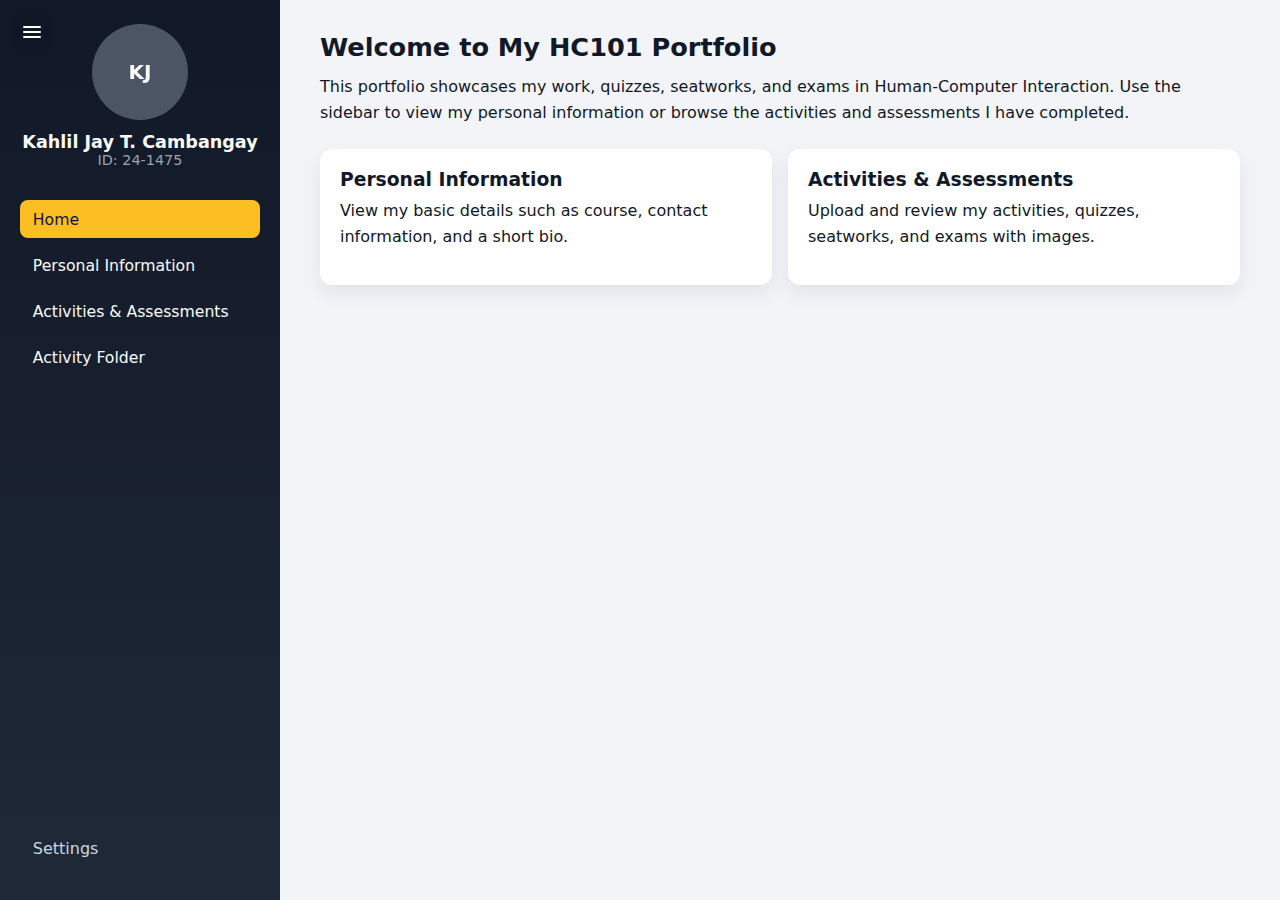
<file: index.html>
<!DOCTYPE html>
<html lang="en">
<head>
    <meta charset="UTF-8" />
    <meta name="viewport" content="width=device-width, initial-scale=1.0" />
    <title>HCI101 Portfolio - Home</title>
    <link rel="stylesheet" href="style.css" />
</head>
<body>
    <div class="app-container">
        <aside class="sidebar">
            <div class="profile-header">
                <div class="avatar" id="sidebarAvatar">
                    <img id="avatarImg" alt="Avatar" />
                    <input type="file" id="avatarInput" accept="image/*" style="display:none" />
                </div>
                <h1 class="name">Kahlil Jay T. Cambangay</h1>
                <p class="student-id">ID: 24-1475</p>
            </div>

            <nav class="nav">
                <a class="nav-link active" href="index.html">Home</a>
                <a class="nav-link" href="info.html">Personal Information</a>
                <a class="nav-link" href="portfolio.html">Activities & Assessments</a>
                <a class="nav-link" href="activity-folder.html">Activity Folder</a>
            </nav>
            <div class="sidebar-bottom">
                <a class="settings-link" href="settings.html">Settings</a>
            </div>
        </aside>

        <main class="main-content">
            <section id="homeSection" class="section visible">
                <h2>Welcome to My HC101 Portfolio</h2>
                <p>
                    This portfolio showcases my work, quizzes, seatworks, and exams in
                    Human-Computer Interaction. Use the sidebar to view my personal information
                    or browse the activities and assessments I have completed.
                </p>
                <div class="home-highlights">
                    <div class="card">
                        <h3>Personal Information</h3>
                        <p>View my basic details such as course, contact information, and a short bio.</p>
                    </div>
                    <div class="card">
                        <h3>Activities & Assessments</h3>
                        <p>Upload and review my activities, quizzes, seatworks, and exams with images.</p>
                    </div>
                </div>
            </section>
        </main>
    </div>

    <script src="home.js"></script>
    <script src="avatar.js"></script>
</body>
</html>
</file>
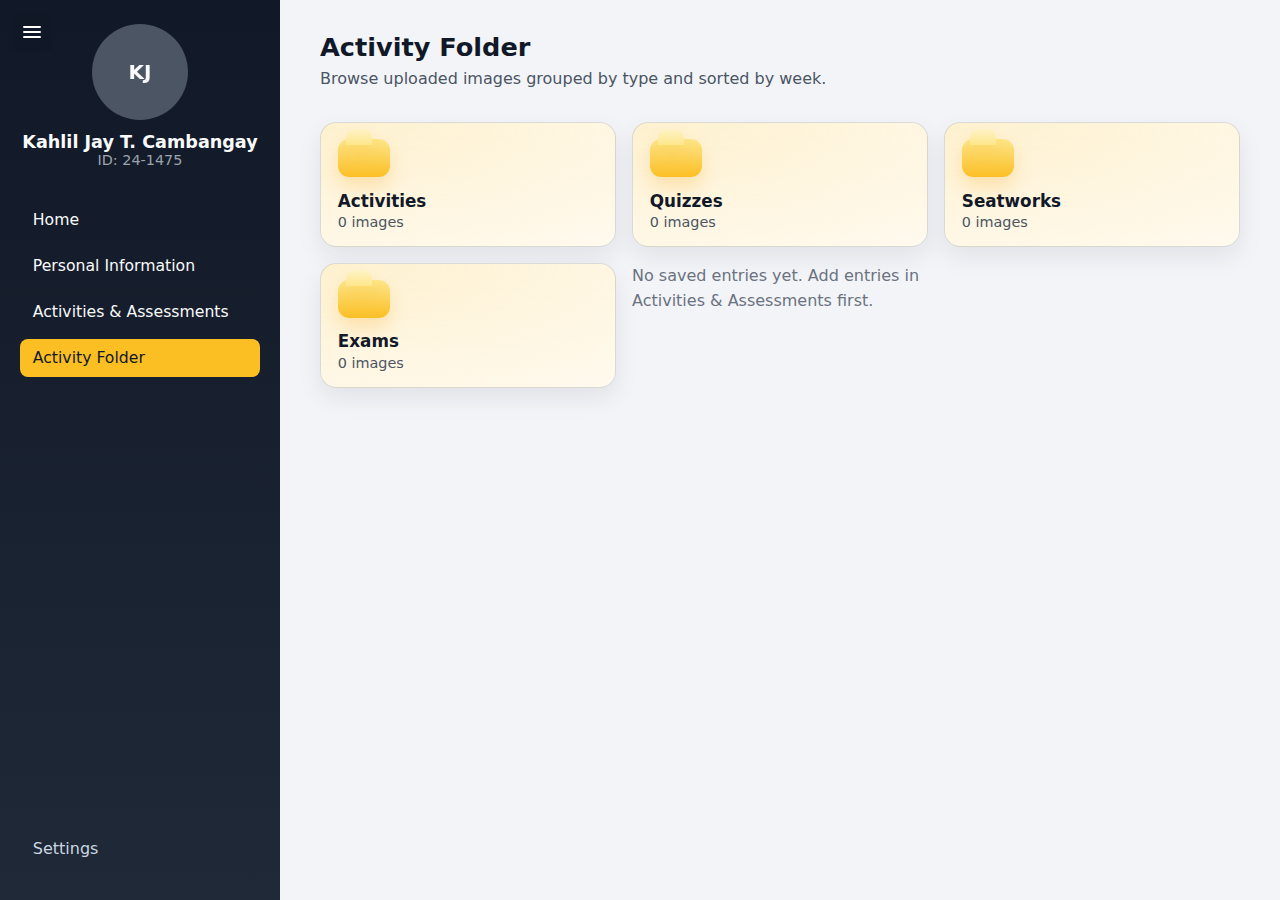
<file: activity-folder.html>
<!DOCTYPE html>
<html lang="en">
<head>
    <meta charset="UTF-8" />
    <meta name="viewport" content="width=device-width, initial-scale=1.0" />
    <title>HCI101 Portfolio - Activity Folder</title>
    <link rel="stylesheet" href="style.css" />
</head>
<body>
    <div class="app-container">
        <aside class="sidebar">
            <div class="profile-header">
                <div class="avatar" id="sidebarAvatar">
                    <img id="avatarImg" alt="Avatar" />
                    <input type="file" id="avatarInput" accept="image/*" style="display:none" />
                </div>
                <h1 class="name">Kahlil Jay T. Cambangay</h1>
                <p class="student-id">ID: 24-1475</p>
            </div>

            <nav class="nav">
                <a class="nav-link" href="index.html">Home</a>
                <a class="nav-link" href="info.html">Personal Information</a>
                <a class="nav-link" href="portfolio.html">Activities &amp; Assessments</a>
                <a class="nav-link active" href="activity-folder.html">Activity Folder</a>
            </nav>
            <div class="sidebar-bottom">
                <a class="settings-link" href="settings.html">Settings</a>
            </div>
        </aside>

        <main class="main-content">
            <section class="section visible">
                <div class="folder-header">
                    <div>
                        <h2>Activity Folder</h2>
                        <p class="section-description">Browse uploaded images grouped by type and sorted by week.</p>
                    </div>
                    <button id="backToFolders" class="btn-secondary" type="button" style="display:none">Back</button>
                </div>

                <div id="folderGrid" class="folder-grid"></div>

                <div id="folderContents" style="display:none">
                    <div class="folder-toolbar">
                        <label for="weekSelect">Week:</label>
                        <select id="weekSelect">
                            <option value="All">All Weeks</option>
                        </select>
                    </div>

                    <div id="weeksContainer"></div>
                </div>
            </section>
        </main>
    </div>

    <div id="imageModal" class="image-modal" aria-hidden="true">
        <div class="image-modal-backdrop" data-close="true"></div>
        <div class="image-modal-dialog" role="dialog" aria-modal="true" aria-label="Enlarged image">
            <button id="closeImageModal" class="image-modal-close" type="button" aria-label="Close">×</button>
            <img id="imageModalImg" class="image-modal-img" alt="" />
            <div id="imageModalCaption" class="image-modal-caption"></div>
        </div>
    </div>

    <script src="activity-folder.js"></script>
    <script src="avatar.js"></script>
</body>
</html>
</file>
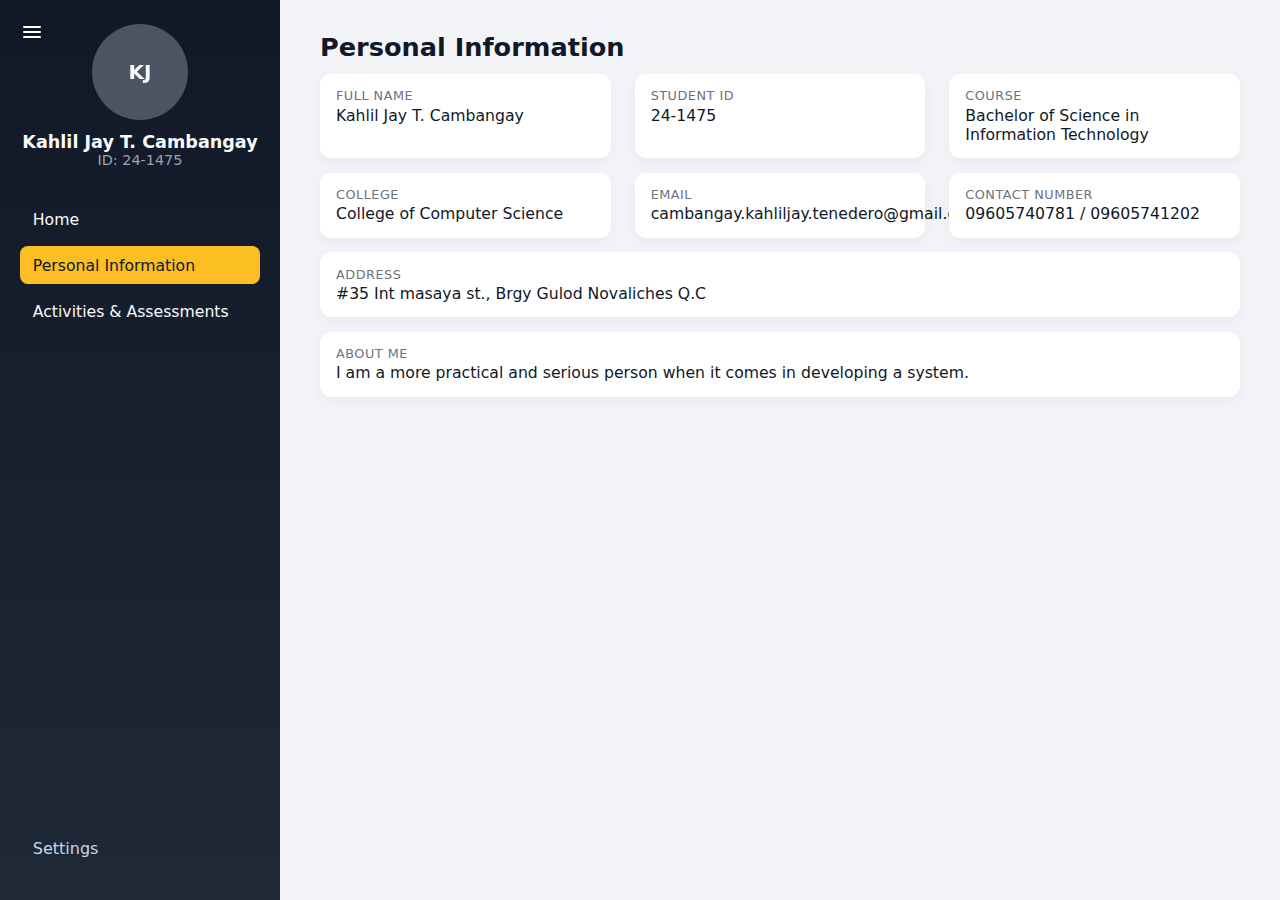
<file: info.html>
<!DOCTYPE html>
<html lang="en">
<head>
    <meta charset="UTF-8" />
    <meta name="viewport" content="width=device-width, initial-scale=1.0" />
    <title>HCI101 Portfolio - Personal Information</title>
    <link rel="stylesheet" href="style.css" />
</head>
<body>
    <div class="app-container">
        <aside class="sidebar">
            <div class="profile-header">
                <div class="avatar" id="sidebarAvatar">
                    <img id="avatarImg" alt="Avatar" />
                    <input type="file" id="avatarInput" accept="image/*" style="display:none" />
                </div>
                <h1 class="name">Kahlil Jay T. Cambangay</h1>
                <p class="student-id">ID: 24-1475</p>
            </div>

            <nav class="nav">
                <a class="nav-link" href="index.html">Home</a>
                <a class="nav-link active" href="info.html">Personal Information</a>
                <a class="nav-link" href="portfolio.html">Activities & Assessments</a>
            </nav>
            <div class="sidebar-bottom">
                <a class="settings-link" href="settings.html">Settings</a>
            </div>
        </aside>

        <main class="main-content">
            <section id="infoSection" class="section visible">
                <h2>Personal Information</h2>
                <div class="info-grid">
                    <div class="info-item">
                        <span class="label">Full Name</span>
                        <span class="value" id="infoName"></span>
                    </div>
                    <div class="info-item">
                        <span class="label">Student ID</span>
                        <span class="value" id="infoId"></span>
                    </div>
                    <div class="info-item">
                        <span class="label">Course</span>
                        <span class="value" id="infoCourse"></span>
                    </div>
                    <div class="info-item">
                        <span class="label">College</span>
                        <span class="value" id="infoCollege"></span>
                    </div>
                    <div class="info-item">
                        <span class="label">Email</span>
                        <span class="value" id="infoEmail"></span>
                    </div>
                    <div class="info-item">
                        <span class="label">Contact Number</span>
                        <span class="value" id="infoContact"></span>
                    </div>
                    <div class="info-item full">
                        <span class="label">Address</span>
                        <span class="value" id="infoAddress"></span>
                    </div>
                    <div class="info-item full">
                        <span class="label">About Me</span>
                        <span class="value" id="infoBio"></span>
                    </div>
                </div>
            </section>
        </main>
    </div>

    <script src="info.js"></script>
    <script src="avatar.js"></script>
</body>
</html>
</file>
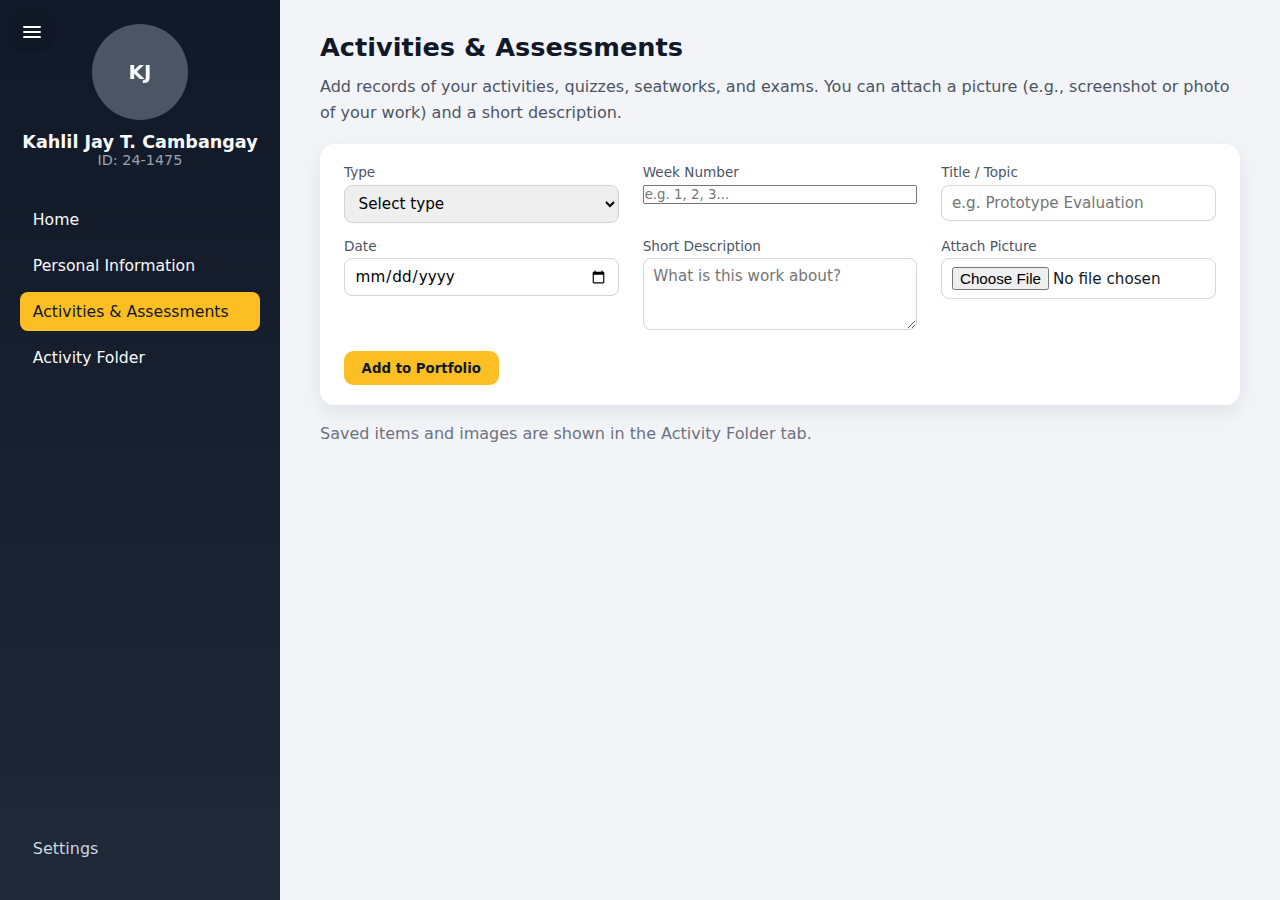
<file: portfolio.html>
<!DOCTYPE html>
<html lang="en">
<head>
    <meta charset="UTF-8" />
    <meta name="viewport" content="width=device-width, initial-scale=1.0" />
    <title>HCI101 Portfolio - Activities & Assessments</title>
    <link rel="stylesheet" href="style.css" />
</head>
<body>
    <div class="app-container">
        <aside class="sidebar">
            <div class="profile-header">
                <div class="avatar" id="sidebarAvatar">
                    <img id="avatarImg" alt="Avatar" />
                    <input type="file" id="avatarInput" accept="image/*" style="display:none" />
                </div>
                <h1 class="name">Kahlil Jay T. Cambangay</h1>
                <p class="student-id">ID: 24-1475</p>
            </div>

            <nav class="nav">
                <a class="nav-link" href="index.html">Home</a>
                <a class="nav-link" href="info.html">Personal Information</a>
                <a class="nav-link active" href="portfolio.html">Activities & Assessments</a>
                <a class="nav-link" href="activity-folder.html">Activity Folder</a>
            </nav>
            <div class="sidebar-bottom">
                <a class="settings-link" href="settings.html">Settings</a>
            </div>
        </aside>

        <main class="main-content">
            <section id="portfolioSection" class="section visible">
                <h2>Activities & Assessments</h2>
                <p class="section-description">
                    Add records of your activities, quizzes, seatworks, and exams. You can attach
                    a picture (e.g., screenshot or photo of your work) and a short description.
                </p>

                <form id="entryForm" class="entry-form">
                    <div class="form-row">
                        <label for="entryType">Type</label>
                        <select id="entryType" required>
                            <option value="">Select type</option>
                            <option value="Activity">Activity</option>
                            <option value="Quiz">Quiz</option>
                            <option value="Seatwork">Seatwork</option>
                            <option value="Exam">Exam</option>
                        </select>
                    </div>
                    <div class="form-row">
                        <label for="entryWeek">Week Number</label>
                        <input type="number" id="entryWeek" placeholder="e.g. 1, 2, 3..." min="1" max="52" required />
                    </div>
                    <div class="form-row">
                        <label for="entryTitle">Title / Topic</label>
                        <input type="text" id="entryTitle" placeholder="e.g. Prototype Evaluation" required />
                    </div>
                    <div class="form-row">
                        <label for="entryDate">Date</label>
                        <input type="date" id="entryDate" required />
                    </div>
                    <div class="form-row">
                        <label for="entryDescription">Short Description</label>
                        <textarea id="entryDescription" rows="3" placeholder="What is this work about?" required></textarea>
                    </div>
                    <div class="form-row">
                        <label for="entryImage">Attach Picture</label>
                        <input type="file" id="entryImage" accept="image/*" />
                    </div>
                    <button type="submit" class="btn-primary">Add to Portfolio</button>

                    <div id="saveNotice" class="form-notice" style="display:none" aria-live="polite"></div>
                </form>

                <p class="muted note">
                    Saved items and images are shown in the Activity Folder tab.
                </p>
            </section>
        </main>
    </div>

    <script src="portfolio.js"></script>
    <script src="avatar.js"></script>
</body>
</html>
</file>
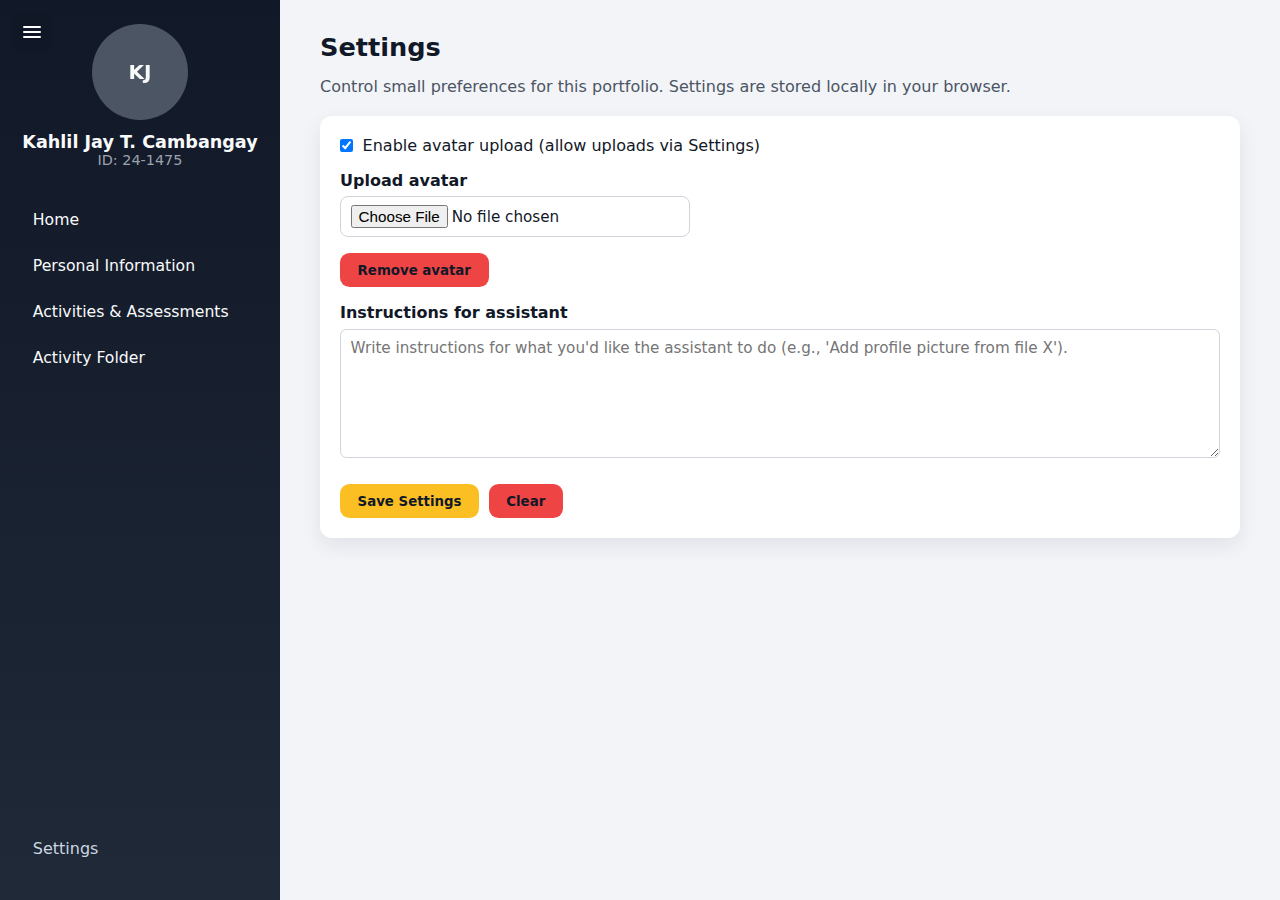
<file: settings.html>
<!DOCTYPE html>
<html lang="en">
<head>
    <meta charset="UTF-8" />
    <meta name="viewport" content="width=device-width, initial-scale=1.0" />
    <title>HCI101 Portfolio - Settings</title>
    <link rel="stylesheet" href="style.css" />
</head>
<body>
    <div class="app-container">
        <aside class="sidebar">
            <div class="profile-header">
                <div class="avatar" id="sidebarAvatar">
                    <img id="avatarImg" alt="Avatar" />
                    <input type="file" id="avatarInput" accept="image/*" style="display:none" />
                </div>
                <h1 class="name">Kahlil Jay T. Cambangay</h1>
                <p class="student-id">ID: 24-1475</p>
            </div>

            <nav class="nav">
                <a class="nav-link" href="index.html">Home</a>
                <a class="nav-link" href="info.html">Personal Information</a>
                <a class="nav-link" href="portfolio.html">Activities & Assessments</a>
                <a class="nav-link" href="activity-folder.html">Activity Folder</a>
            </nav>
            <div class="sidebar-bottom">
                <a class="settings-link active" href="settings.html">Settings</a>
            </div>
        </aside>

        <main class="main-content">
            <section id="settingsSection" class="section visible">
                <h2>Settings</h2>
                <p class="section-description">Control small preferences for this portfolio. Settings are stored locally in your browser.</p>

                <form id="settingsForm" class="card">
                    <div style="display:flex;align-items:center;gap:0.6rem;margin-bottom:1rem;">
                            <input type="checkbox" id="enableAvatarUpload" />
                            <label for="enableAvatarUpload">Enable avatar upload (allow uploads via Settings)</label>
                    </div>

                        <div style="margin-bottom:1rem;">
                            <label for="avatarFileSetting" style="display:block;margin-bottom:0.4rem;font-weight:600;">Upload avatar</label>
                            <input type="file" id="avatarFileSetting" accept="image/*" />
                            <div style="margin-top:0.6rem;">
                                <button id="removeAvatar" type="button" class="btn-primary" style="background:#ef4444;">Remove avatar</button>
                            </div>
                        </div>

                        <div style="margin-bottom:1rem;">
                        <label for="assistantInstructions" style="display:block;margin-bottom:0.4rem;font-weight:600;">Instructions for assistant</label>
                        <textarea id="assistantInstructions" rows="6" style="width:100%;padding:0.6rem;border-radius:0.4rem;border:1px solid #d1d5db;" placeholder="Write instructions for what you'd like the assistant to do (e.g., 'Add profile picture from file X')."></textarea>
                    </div>

                    <div style="display:flex;gap:0.6rem;">
                        <button id="saveSettings" class="btn-primary" type="button">Save Settings</button>
                        <button id="clearSettings" class="btn-primary" type="button" style="background:#ef4444;">Clear</button>
                    </div>
                </form>

            </section>
        </main>
    </div>

    <script src="settings.js"></script>
    <script src="avatar.js"></script>
</body>
</html>
</file>
<file: style.css>
html, body {
    height: 100%;
    margin: 0;
}

* {
    box-sizing: border-box;
    margin: 0;
    padding: 0;
    font-family: system-ui, -apple-system, BlinkMacSystemFont, "Segoe UI", sans-serif;
}

body {
    background: #f3f4f8;
    color: #111827;
    overflow: hidden; 
}

.app-container {
    display: flex;
    height: 100vh; 
    overflow: hidden;
}

.mode-topbar .app-container {
    flex-direction: column;
}

.mode-topbar .sidebar {
    width: 100%;
    height: 64px;
    position: fixed;
    top: 0;
    left: 0;
    right: 0;
    display: flex;
    flex-direction: row;
    align-items: center;
    justify-content: center;
    padding: 0.5rem 1rem;
    z-index: 1100;
}

.mode-topbar .profile-header {
    display: flex;
    align-items: center;
    gap: 0.5rem;
    position: absolute;
    left: 60px;
    top: 50%;
    transform: translateY(-50%);
    margin: 0;
}

.mode-topbar .profile-header .name,
.mode-topbar .profile-header .student-id {
    display: none;
}

.mode-topbar .avatar {
    width: 40px;
    height: 40px;
    margin: 0;
}

.mode-topbar .sidebar-bottom,
.mode-topbar .settings-link {
    display: none;
}

.mode-topbar .nav {
    position: absolute;
    left: 50%;
    top: 50%;
    transform: translate(-50%, -50%);
    flex-direction: row;
    align-items: center;
    gap: 0.6rem;
    white-space: nowrap;
}

.mode-topbar .nav-link {
    display: inline-block;
    margin: 0 14px;
}

.mode-topbar .main-content {
    width: 100%;
    max-width: 1100px;
    margin: 0 auto;
    padding-top: 88px;
}

.sidebar-toggle {
    position: fixed;
    top: 12px;
    left: 12px;
    width: 40px;
    height: 40px;
    border-radius: 8px;
    border: none;
    background: rgba(17,24,39,0.9);
    color: #fff;
    display: inline-flex;
    align-items: center;
    justify-content: center;
    z-index: 1200;
    cursor: pointer;
}

@media (max-width: 540px) {
    .mode-topbar .profile-header { left: 56px; }
}

@media (max-width: 540px) {
    .sidebar-toggle { left: 8px; top: 8px; }
}

.sidebar {
    width: 280px;
    background: linear-gradient(180deg, #111827, #1f2937);
    color: #f9fafb;
    padding: 1.5rem 1.25rem 2rem;
    display: flex;
    flex-direction: column;
    position: sticky;
    top: 0;
    height: 100vh;
    overflow: auto; /* allow sidebar to scroll internally on small screens */
}

.profile-header {
    text-align: center;
    margin-bottom: 2rem;
}

.avatar {
    width: 96px;
    height: 96px;
    border-radius: 50%;
    margin: 0 auto 0.75rem;
    background: #4b5563;
    display: flex;
    align-items: center;
    justify-content: center;
    overflow: hidden;
    position: relative;
    transition: transform 220ms cubic-bezier(.2,.9,.2,1), box-shadow 220ms ease;
    will-change: transform;
}

.avatar img {
    width: 100%;
    height: 100%;
    object-fit: cover;
    display: block;
    transition: transform 220ms cubic-bezier(.2,.9,.2,1), filter 220ms ease, opacity 220ms ease;
}

.avatar:hover {
    transform: translateX(-8px) scale(1.04) rotate(-2deg);
    box-shadow: 0 12px 26px rgba(2,6,23,0.12);
}

@media (max-width: 840px) {
    .avatar:hover {
        transform: none;
        box-shadow: none;
    }
}
.name {
    font-size: 1.1rem;
    font-weight: 600;
}

.student-id {
    font-size: 0.9rem;
    color: #9ca3af;
}

.nav {
    display: flex;
    flex-direction: column;
    gap: 0.5rem;
}

.sidebar-bottom {
    margin-top: auto;
    padding-top: 1rem;
}

.settings-link {
    display: block;
    text-decoration: none;
    color: #cbd5e1;
    padding: 0.6rem 0.8rem;
    border-radius: 0.5rem;
    background: transparent;
    transition: background 0.15s ease, color 0.15s ease;
}

.settings-link:hover {
    background: #374151;
    color: #ffffff;
}

.nav-link {
    display: block;
    text-decoration: none;
    border: none;
    background: transparent;
    color: #e5e7eb;
    text-align: left;
    padding: 0.6rem 0.8rem;
    border-radius: 0.5rem;
    cursor: pointer;
    font-size: 0.98rem;
    transition: background 0.15s ease, color 0.15s ease;
}

.nav-link:link,
.nav-link:visited {
    text-decoration: none;
    color: inherit;
}

.nav-link:hover {
    background: #374151;
}

.nav-link.active {
    background: #fbbf24;
    color: #111827;
}

.main-content {
    flex: 1;
    padding: 2rem 2.5rem;
    max-width: 1000px;
    margin: 0 auto;
    height: 100%;
    overflow: auto; /* scroll inside main area instead of the page */
    -webkit-overflow-scrolling: touch;
}

.section {
    display: none;
}

.section.visible {
    display: block;
}

.section h2 {
    font-size: 1.6rem;
    margin-bottom: 0.75rem;
}

.section p {
    margin-bottom: 1rem;
    line-height: 1.6;
}

.home-highlights {
    display: grid;
    grid-template-columns: repeat(auto-fit, minmax(220px, 1fr));
    gap: 1rem;
    margin-top: 1.5rem;
}

.card {
    background: white;
    border-radius: 0.75rem;
    padding: 1.25rem;
    box-shadow: 0 8px 20px rgba(15, 23, 42, 0.08);
}

.card h3 {
    margin-bottom: 0.5rem;
}

.info-layout {
    margin-top: 1.2rem;
    display: grid;
    grid-template-columns: 200px 1fr;
    gap: 2rem;
    align-items: start;
}

.info-avatar-section {
    display: flex;
    flex-direction: column;
    align-items: center;
    position: sticky;
    top: 2rem;
}

.info-avatar {
    width: 180px;
    height: 180px;
    border-radius: 50%;
    background: #4b5563;
    display: flex;
    align-items: center;
    justify-content: center;
    overflow: hidden;
    box-shadow: 0 12px 30px rgba(15, 23, 42, 0.15);
    border: 4px solid white;
}

.info-avatar img {
    width: 100%;
    height: 100%;
    object-fit: cover;
    display: block;
}

.info-details-section {
    flex: 1;
}

.info-grid {
    display: grid;
    grid-template-columns: repeat(auto-fit, minmax(260px, 1fr));
    gap: 0.9rem 1.5rem;
}

.info-item {
    background: white;
    padding: 0.9rem 1rem;
    border-radius: 0.7rem;
    box-shadow: 0 4px 14px rgba(15, 23, 42, 0.05);
}

.info-item.full {
    grid-column: 1 / -1;
}

.label {
    display: block;
    font-size: 0.8rem;
    text-transform: uppercase;
    letter-spacing: 0.04em;
    color: #6b7280;
    margin-bottom: 0.15rem;
}

.value {
    font-size: 0.98rem;
}

.section-description {
    color: #4b5563;
}

.entry-form {
    margin-top: 1.2rem;
    background: white;
    padding: 1.25rem 1.5rem;
    border-radius: 0.9rem;
    box-shadow: 0 8px 20px rgba(15, 23, 42, 0.08);
    display: grid;
    grid-template-columns: repeat(auto-fit, minmax(240px, 1fr));
    gap: 0.9rem 1.5rem;
}

.form-row {
    display: flex;
    flex-direction: column;
    gap: 0.3rem;
}

.form-row label {
    font-size: 0.85rem;
    color: #4b5563;
}

input[type="text"],
input[type="date"],
input[type="file"],
select,
textarea {
    border-radius: 0.5rem;
    border: 1px solid #d1d5db;
    padding: 0.5rem 0.6rem;
    font-size: 0.95rem;
    outline: none;
    transition: border-color 0.15s ease, box-shadow 0.15s ease;
}

input:focus,
select:focus,
textarea:focus {
    border-color: #f59e0b;
    box-shadow: 0 0 0 2px rgba(245, 158, 11, 0.25);
}

textarea {
    resize: vertical;
}

.btn-primary {
    grid-column: 1 / -1;
    padding: 0.6rem 1.1rem;
    border-radius: 0.6rem;
    border: none;
    background: #fbbf24;
    color: #111827;
    font-weight: 600;
    cursor: pointer;
    margin-top: 0.4rem;
    justify-self: flex-start;
    transition: background 0.15s ease, transform 0.05s ease;
}

.btn-primary:hover {
    background: #f59e0b;
}

.btn-primary:active {
    transform: translateY(1px);
}

.btn-secondary {
    display: inline-flex;
    align-items: center;
    justify-content: center;
    gap: 0.35rem;
    padding: 0.55rem 0.95rem;
    border-radius: 0.65rem;
    border: 1px solid #d1d5db;
    background: #ffffff;
    color: #111827;
    font-weight: 600;
    cursor: pointer;
    transition: box-shadow 0.15s ease, transform 0.05s ease, background 0.15s ease;
}

.btn-secondary:hover {
    background: #f9fafb;
    box-shadow: 0 8px 18px rgba(15, 23, 42, 0.08);
}

.btn-secondary:active {
    transform: translateY(1px);
}

.muted {
    color: #6b7280;
}

.note {
    margin-top: 1rem;
}

.form-notice {
    grid-column: 1 / -1;
    margin-top: 0.4rem;
    padding: 0.65rem 0.85rem;
    border-radius: 0.65rem;
    border: 1px solid rgba(16, 185, 129, 0.35);
    background: rgba(16, 185, 129, 0.1);
    color: #065f46;
    font-weight: 600;
}

.entries-toolbar {
    margin-top: 1.5rem;
    display: flex;
    align-items: center;
    gap: 0.5rem;
    font-size: 0.9rem;
    color: #4b5563;
}

.entries-grid {
    margin-top: 1rem;
    display: grid;
    grid-template-columns: repeat(auto-fit, minmax(240px, 1fr));
    gap: 1rem;
}

/* Activity Folder UI */
.folder-header {
    display: flex;
    align-items: flex-start;
    justify-content: space-between;
    gap: 1rem;
    margin-bottom: 0.9rem;
}

.folder-header h2 {
    margin-bottom: 0.25rem;
}

.folder-grid {
    display: grid;
    grid-template-columns: repeat(auto-fit, minmax(220px, 1fr));
    gap: 1rem;
}

.folder-card {
    border: 1px solid rgba(148, 163, 184, 0.35);
    border-radius: 1rem;
    background: radial-gradient(1200px 400px at 0% 0%, rgba(251, 191, 36, 0.22), transparent 60%),
        linear-gradient(180deg, rgba(255, 255, 255, 0.95), #ffffff);
    box-shadow: 0 10px 25px rgba(15, 23, 42, 0.08);
    padding: 1rem 1.05rem;
    text-align: left;
    cursor: pointer;
    transition: transform 0.08s ease, box-shadow 0.15s ease, border-color 0.15s ease;
}

.folder-card:hover {
    transform: translateY(-1px);
    border-color: rgba(245, 158, 11, 0.55);
    box-shadow: 0 14px 35px rgba(15, 23, 42, 0.12);
}

.folder-card:active {
    transform: translateY(0);
}

.folder-icon {
    width: 52px;
    height: 38px;
    border-radius: 0.7rem;
    background: linear-gradient(180deg, #fde68a, #fbbf24);
    position: relative;
    box-shadow: 0 10px 18px rgba(245, 158, 11, 0.22);
    margin-bottom: 0.85rem;
}

.folder-icon::before {
    content: "";
    position: absolute;
    top: -10px;
    left: 8px;
    width: 26px;
    height: 16px;
    border-radius: 0.55rem 0.55rem 0 0;
    background: linear-gradient(180deg, #fef3c7, #fde68a);
    box-shadow: 0 10px 18px rgba(245, 158, 11, 0.12);
}

.folder-name {
    font-size: 1.05rem;
    font-weight: 700;
    color: #111827;
}

.folder-meta {
    margin-top: 0.2rem;
    color: #4b5563;
    font-size: 0.9rem;
}

.folder-toolbar {
    display: flex;
    align-items: center;
    gap: 0.55rem;
    background: white;
    padding: 0.8rem 1rem;
    border-radius: 0.9rem;
    box-shadow: 0 8px 20px rgba(15, 23, 42, 0.08);
    margin-bottom: 1rem;
}

.folder-toolbar label {
    color: #4b5563;
    font-weight: 600;
}

.folder-toolbar select {
    min-width: 160px;
}

.week-section {
    margin-top: 1.25rem;
}

.week-title {
    font-size: 1.05rem;
    font-weight: 800;
    color: #111827;
    margin-bottom: 0.7rem;
}

.media-grid {
    display: grid;
    grid-template-columns: repeat(auto-fit, minmax(220px, 1fr));
    gap: 1rem;
}

.media-card {
    background: white;
    border-radius: 0.9rem;
    box-shadow: 0 10px 25px rgba(15, 23, 42, 0.08);
    overflow: hidden;
    display: flex;
    flex-direction: column;
    border: 1px solid rgba(226, 232, 240, 0.9);
}

.media-thumb {
    background: #f3f4f6;
    width: 100%;
    height: 160px;
    overflow: hidden;
    display: flex;
    align-items: center;
    justify-content: center;
}

.media-thumb img {
    width: 100%;
    height: 100%;
    object-fit: cover;
    display: block;
}

.media-thumb.zoomable {
    cursor: zoom-in;
}

.media-thumb.zoomable img {
    transition: transform 0.15s ease;
}

.media-thumb.zoomable:hover img {
    transform: scale(1.02);
}

.media-placeholder {
    color: #6b7280;
    font-weight: 700;
    letter-spacing: 0.02em;
}

.media-meta {
    padding: 0.85rem 0.95rem 0.2rem;
}

.media-title {
    font-weight: 700;
    color: #111827;
    margin-bottom: 0.25rem;
}

.media-date {
    font-size: 0.85rem;
    color: #6b7280;
}

.media-actions {
    padding: 0.6rem 0.95rem 0.95rem;
    display: flex;
    gap: 0.5rem;
    flex-wrap: wrap;
}

.image-modal {
    position: fixed;
    inset: 0;
    display: none;
    z-index: 9999;
}

.image-modal.open {
    display: block;
}

.image-modal-backdrop {
    position: absolute;
    inset: 0;
    background: rgba(17, 24, 39, 0.75);
    backdrop-filter: blur(3px);
}

.image-modal-dialog {
    position: absolute;
    inset: 0;
    display: grid;
    place-items: center;
    padding: 1.25rem;
}

.image-modal-close {
    position: absolute;
    top: 1.25rem;
    right: 1.25rem;
    width: 42px;
    height: 42px;
    border-radius: 999px;
    border: 1px solid rgba(255, 255, 255, 0.3);
    background: rgba(17, 24, 39, 0.55);
    color: #ffffff;
    font-size: 1.5rem;
    line-height: 1;
    cursor: pointer;
    display: inline-flex;
    align-items: center;
    justify-content: center;
    transition: background 0.15s ease, transform 0.05s ease;
}

.image-modal-close:hover {
    background: rgba(17, 24, 39, 0.75);
}

.image-modal-close:active {
    transform: translateY(1px);
}

.image-modal-img {
    max-width: min(1100px, 92vw);
    max-height: 78vh;
    border-radius: 1rem;
    background: #111827;
    box-shadow: 0 30px 80px rgba(0, 0, 0, 0.45);
    object-fit: contain;
}

.image-modal-caption {
    margin-top: 0.85rem;
    max-width: min(1100px, 92vw);
    color: rgba(255, 255, 255, 0.9);
    text-align: center;
    font-weight: 600;
}

.entry-card {
    background: white;
    border-radius: 0.8rem;
    box-shadow: 0 8px 20px rgba(15, 23, 42, 0.08);
    overflow: hidden;
    display: flex;
    flex-direction: column;
}

.entry-tag-container {
    display: flex;
    justify-content: space-between;
    align-items: center;
    gap: 0.5rem;
}

.entry-tag {
    padding: 0.35rem 0.8rem;
    font-size: 0.75rem;
    font-weight: 600;
    text-transform: uppercase;
    letter-spacing: 0.07em;
    flex: 1;
}

.entry-week-badge {
    padding: 0.35rem 0.8rem;
    font-size: 0.75rem;
    font-weight: 600;
    background: #f3f4f6;
    color: #374151;
    border-left: 2px solid #d1d5db;
}

.entry-tag.Activity {
    background: #eff6ff;
    color: #1d4ed8;
}

.entry-tag.Quiz {
    background: #fef3c7;
    color: #b45309;
}

.entry-tag.Seatwork {
    background: #ecfdf3;
    color: #15803d;
}

.entry-tag.Exam {
    background: #fef2f2;
    color: #b91c1c;
}

.entry-image-wrapper {
    width: 100%;
    max-height: 200px;
    overflow: hidden;
    background: #f3f4f6;
}

.entry-image-wrapper img {
    width: 100%;
    display: block;
    object-fit: cover;
}

.entry-content {
    padding: 0.9rem 1rem 1rem;
}

.entry-actions {
    display: flex;
    align-items: center;
    justify-content: flex-start;
    gap: 0.5rem;
    padding: 0 1rem 1rem;
    flex-wrap: wrap;
}

.btn-download {
    display: inline-flex;
    align-items: center;
    gap: 0.35rem;
    padding: 0.45rem 0.8rem;
    background: #111827;
    color: #f9fafb;
    border-radius: 0.6rem;
    font-size: 0.85rem;
    font-weight: 600;
    text-decoration: none;
    border: none;
    cursor: pointer;
    transition: background 0.15s ease, transform 0.05s ease;
}

.btn-download:hover {
    background: #1f2937;
}

.btn-download:active {
    transform: translateY(1px);
}

.btn-edit {
    display: inline-flex;
    align-items: center;
    gap: 0.35rem;
    padding: 0.45rem 0.8rem;
    background: #3b82f6;
    color: #ffffff;
    border-radius: 0.6rem;
    font-size: 0.85rem;
    font-weight: 600;
    border: none;
    cursor: pointer;
    transition: background 0.15s ease, transform 0.05s ease;
}

.btn-edit:hover {
    background: #2563eb;
}

.btn-edit:active {
    transform: translateY(1px);
}

.btn-delete {
    display: inline-flex;
    align-items: center;
    gap: 0.35rem;
    padding: 0.45rem 0.8rem;
    background: #ef4444;
    color: #ffffff;
    border-radius: 0.6rem;
    font-size: 0.85rem;
    font-weight: 600;
    border: none;
    cursor: pointer;
    transition: background 0.15s ease, transform 0.05s ease;
}

.btn-delete:hover {
    background: #dc2626;
}

.btn-delete:active {
    transform: translateY(1px);
}

.entry-title {
    font-weight: 600;
    margin-bottom: 0.2rem;
}

.entry-date {
    font-size: 0.8rem;
    color: #6b7280;
    margin-bottom: 0.4rem;
}

.entry-description {
    font-size: 0.9rem;
    color: #374151;
}

@media (max-width: 840px) {
    .info-layout {
        grid-template-columns: 1fr;
        gap: 1.5rem;
    }

    .info-avatar-section {
        position: static;
        justify-self: center;
    }

    .info-avatar {
        width: 140px;
        height: 140px;
    }

    .app-container {
        flex-direction: column;
    }

    .sidebar {
        width: 100%;
        height: auto;
        position: static;
        flex-direction: row;
        align-items: center;
        justify-content: space-between;
        gap: 1rem;
        padding: 1rem 1.25rem;
    }

    .profile-header {
        display: flex;
        align-items: center;
        gap: 0.75rem;
        text-align: left;
        margin-bottom: 0;
    }

    .avatar {
        margin: 0;
        width: 64px;
        height: 64px;
    }

    .name {
        font-size: 1rem;
    }

    .student-id {
        font-size: 0.85rem;
    }

    .nav {
        flex-direction: row;
        gap: 0.35rem;
    }

    .nav-link {
        padding: 0.5rem 0.65rem;
        font-size: 0.9rem;
    }

    .main-content {
        padding: 1.2rem 1.4rem 2rem;
    }

    .section h2 {
        font-size: 1.4rem;
    }

    .home-highlights {
        grid-template-columns: repeat(auto-fit, minmax(180px, 1fr));
    }

    .entry-form {
        grid-template-columns: 1fr;
    }

    .entries-toolbar {
        flex-wrap: wrap;
    }

    .entries-grid {
        grid-template-columns: repeat(auto-fit, minmax(200px, 1fr));
    }
}

@media (max-width: 540px) {
    .sidebar {
        flex-direction: column;
        align-items: flex-start;
        padding: 0.8rem 1rem;
    }

    .profile-header {
        width: 100%;
        justify-content: flex-start;
    }

    .avatar {
        width: 56px;
        height: 56px;
    }

    .name {
        font-size: 0.95rem;
    }

    .student-id {
        font-size: 0.8rem;
    }

    .nav {
        width: 100%;
        flex-direction: row;
        gap: 0.3rem;
    }

    .nav-link {
        flex: 1;
        text-align: center;
        padding: 0.5rem 0.3rem;
        font-size: 0.85rem;
    }

    .sidebar-bottom {
        width: 100%;
    }

    .settings-link {
        text-align: center;
    }

    .main-content {
        padding: 1rem 1rem 1.5rem;
    }

    .section h2 {
        font-size: 1.3rem;
    }

    .home-highlights {
        grid-template-columns: 1fr;
    }

    .info-avatar {
        width: 120px;
        height: 120px;
    }

    .info-grid {
        grid-template-columns: 1fr;
    }

    .entry-form {
        padding: 1rem;
    }

    .entries-toolbar {
        flex-direction: column;
        align-items: flex-start;
        gap: 0.7rem;
    }

    .entries-toolbar label {
        margin: 0 !important;
    }

    .entries-toolbar select {
        width: 100%;
    }

    .entries-grid {
        grid-template-columns: 1fr;
    }

    .btn-primary {
        width: 100%;
        justify-content: center;
    }

    .entry-actions {
        flex-direction: column;
    }

    .btn-download,
    .btn-edit,
    .btn-delete {
        width: 100%;
        justify-content: center;
    }
}
</file>
